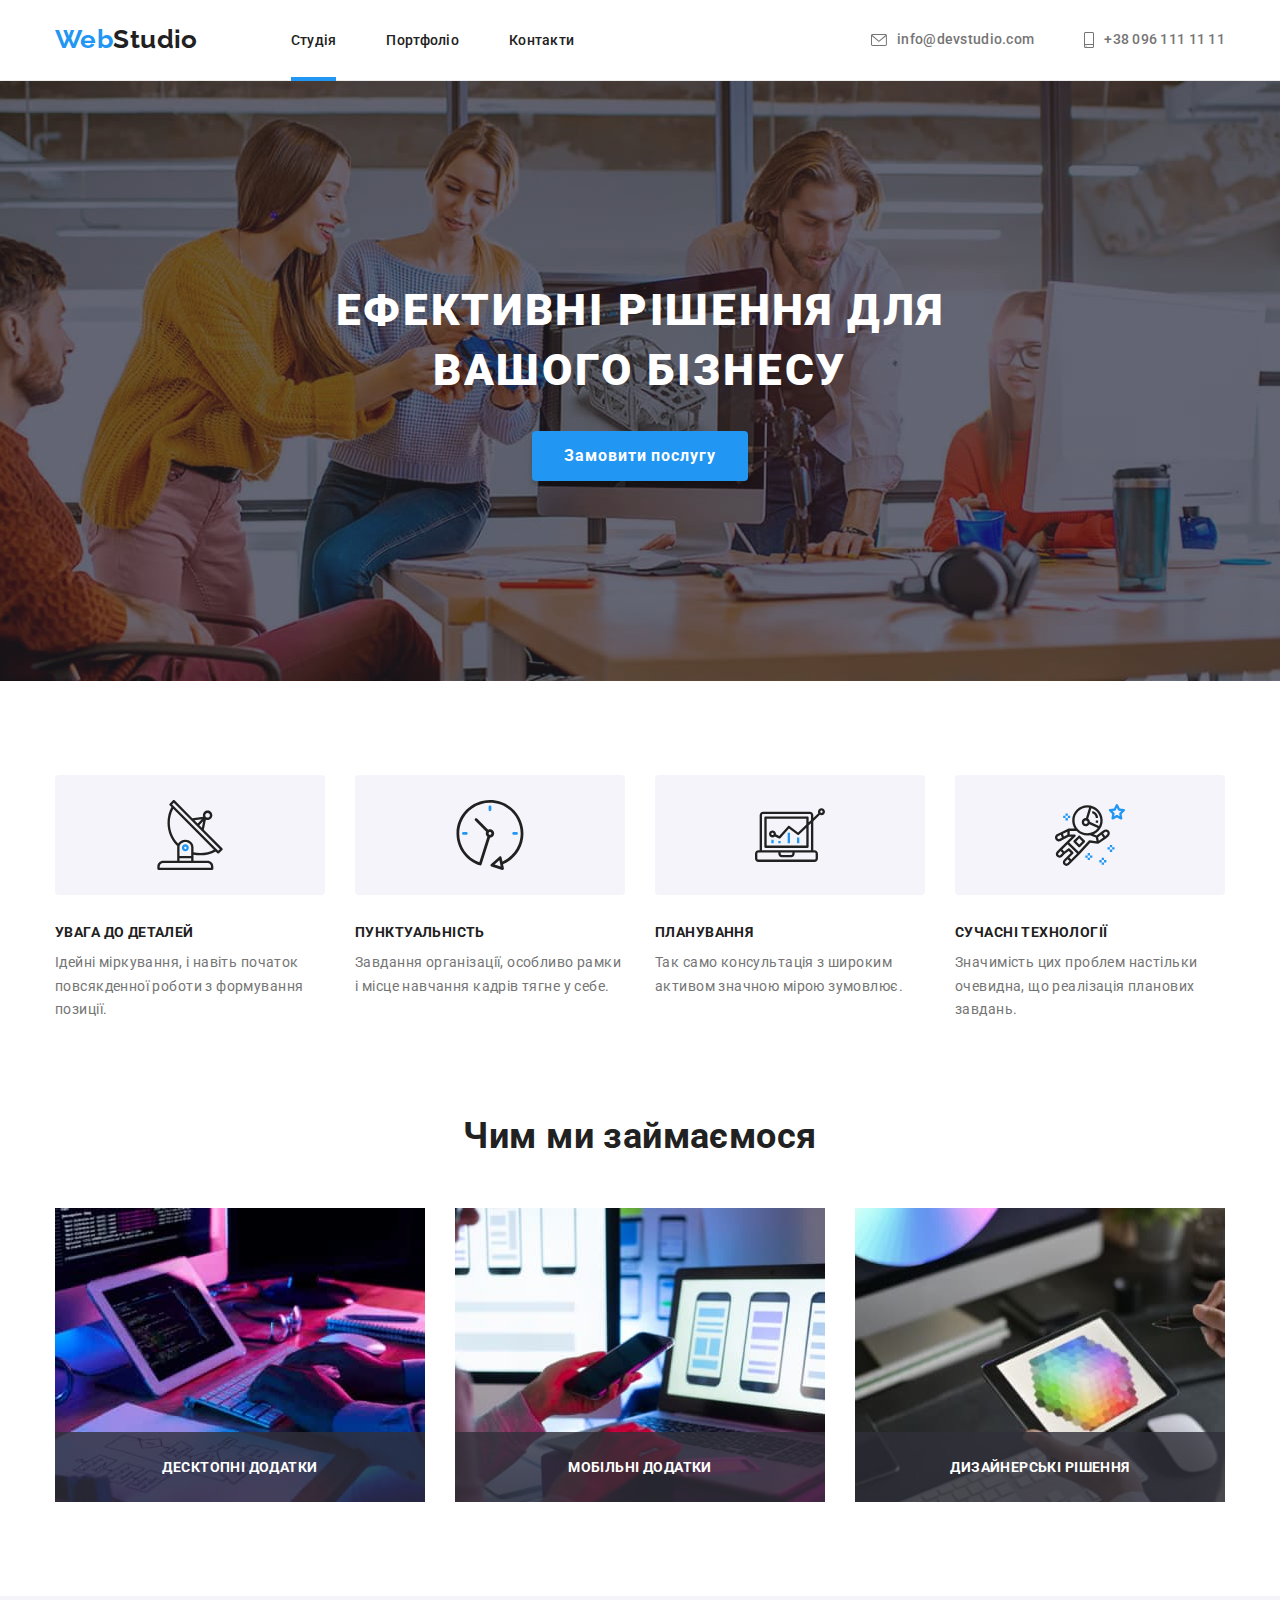
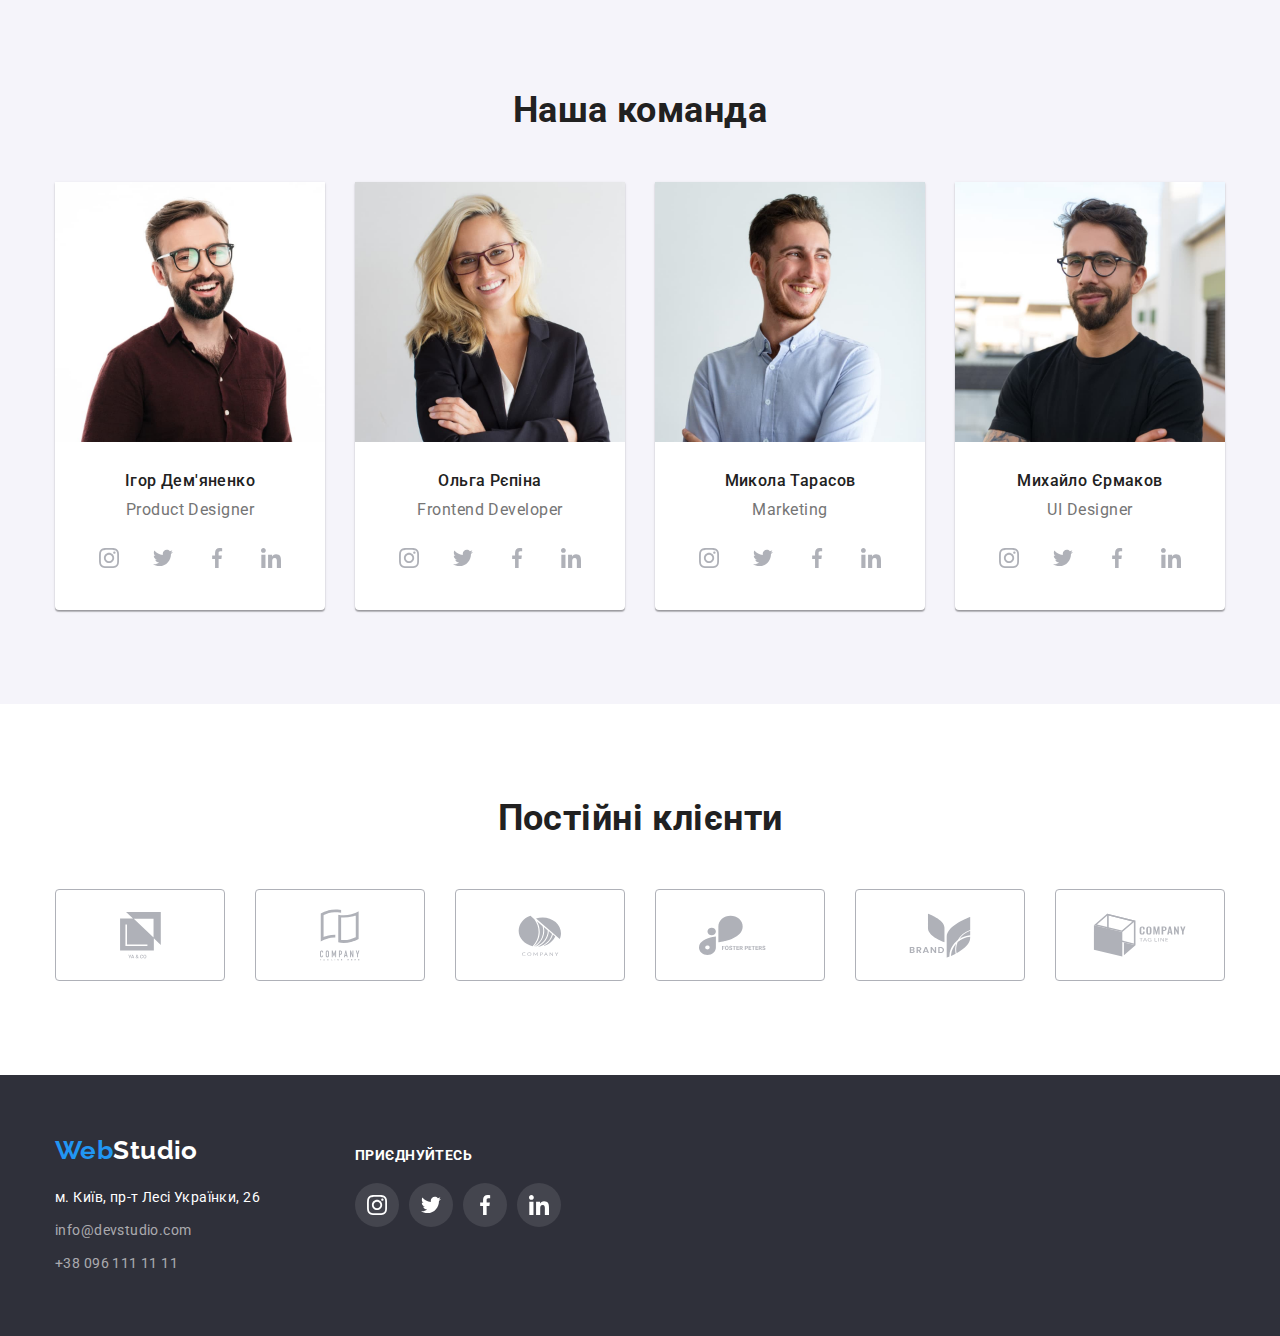
<file: index.html>
<!DOCTYPE html>
<html lang="uk">
  <head>
    <meta charset="UTF-8" />
    <meta http-equiv="X-UA-Compatible" content="IE=edge" />
    <meta name="viewport" content="width=device-width, initial-scale=1.0" />
    <link rel="preconnect" href="https://fonts.googleapis.com" />
    <link rel="preconnect" href="https://fonts.gstatic.com" crossorigin />
    <link
      href="https://fonts.googleapis.com/css2?family=Raleway:wght@700&family=Roboto:wght@400;500;700;900&display=swap"
      rel="stylesheet"
    />
    <link rel="stylesheet" href="./normalize/modern-normalize.css" />
    <link rel="stylesheet" href="./css/styles.css" />
    <title>Студія</title>
  </head>
  <body>
    <header class="d-flex container">
      <nav class="nav">
        <a href="./index.html" class="logo-blue logo logo-header"
          >Web<span class="logo-black logo">Studio</span></a
        >
        <ul class="nav-list">
          <li>
            <a href="./index.html" class="nav-list-link selected">Студія</a>
          </li>
          <li>
            <a href="./portfolio.html" class="nav-list-link">Портфоліо</a>
          </li>
          <li><a href="/" class="nav-list-link">Контакти</a></li>
        </ul>
      </nav>
      <ul class="contact-list d-flex">
        <li class="contact-list-item">
          <a href="mailto:info@devstudio.com" class="header-contacts hd-mail">
            <svg class="mail-icon mail">
              <use href="./images/icons.svg#icon-mail-icon"></use>
            </svg>
            info@devstudio.com</a
          >
        </li>
        <li class="contact-list-item">
          <a href="tel:+380961111111" class="header-contacts hd-mail"
            ><svg class="mail-icon phone">
              <use href="./images/icons.svg#icon-phone-icon"></use>
            </svg>
            +38 096 111 11 11</a
          >
        </li>
      </ul>
    </header>
    <main class="line">
      <section class="hero-bg">
        <div class="hero container">
          <h1 class="hero-title">Ефективні рішення для вашого бізнесу</h1>
          <button type="button" class="hero-button" data-modal-open>
            Замовити послугу
          </button>
          <div class="backdrop is-hidden" data-modal>
            <div class="modal">
              <button type="button" class="modal-button" data-modal-close>
                <svg class="modal-icon">
                  <use href="./images/icons.svg#modal-button"></use>
                </svg>
              </button>
            </div>
          </div>
        </div>
      </section>
      <section class="descr container section">
        <h2></h2>
        <ul class="descr-list d-flex">
          <li class="descr-list-item">
            <div class="descr-item-top d-flex">
              <svg class="descr-svg antena">
                <use href="./images/icons.svg#icon-antena"></use>
              </svg>
            </div>
            <div class="descr-item-bottom">
              <h3>УВАГА ДО ДЕТАЛЕЙ</h3>
              <p>
                Ідейні міркування, і навіть початок повсякденної роботи з
                формування позиції.
              </p>
            </div>
          </li>
          <li class="descr-list-item">
            <div class="descr-item-top d-flex">
              <svg class="descr-svg antena">
                <use href="./images/icons.svg#icon-clock"></use>
              </svg>
            </div>
            <div class="descr-item-bottom">
              <h3>ПУНКТУАЛЬНІСТЬ</h3>
              <p>
                Завдання організації, особливо рамки і місце навчання кадрів
                тягне у себе.
              </p>
            </div>
          </li>
          <li class="descr-list-item">
            <div class="descr-item-top d-flex">
              <svg class="descr-svg antena">
                <use href="./images/icons.svg#icon-diagram"></use>
              </svg>
            </div>
            <div class="descr-item-bottom">
              <h3>ПЛАНУВАННЯ</h3>
              <p>
                Так само консультація з широким активом значною мірою зумовлює.
              </p>
            </div>
          </li>
          <li class="descr-list-item">
            <div class="descr-item-top d-flex">
              <svg class="descr-svg antena">
                <use href="./images/icons.svg#icon-astronaut"></use>
              </svg>
            </div>
            <div class="descr-item-bottom">
              <h3>СУЧАСНІ ТЕХНОЛОГІЇ</h3>
              <p>
                Значимість цих проблем настільки очевидна, що реалізація
                планових завдань.
              </p>
            </div>
          </li>
        </ul>
      </section>
      <section class="doing container">
        <h2 class="section-title">Чим ми займаємося</h2>
        <ul class="d-flex doing-list">
          <li class="doing-item">
            <img
              src="./images//keyboard.jpg"
              alt="keyboard"
              width="370px"
              height="294"
            />
            <span class="doing-text">Десктопні додатки</span>
          </li>
          <li class="doing-item">
            <img
              src="./images/phone.jpg"
              alt="phone"
              width="370px"
              height="294"
            />
            <span class="doing-text">Мобільні додатки</span>
          </li>
          <li class="doing-item">
            <img
              src="./images/grapth.jpg"
              alt="graph"
              width="370px"
              height="294"
            />
            <span class="doing-text">Дизайнерські рішення</span>
          </li>
        </ul>
      </section>
      <section class="team container section">
        <h2 class="section-title team-title">Наша команда</h2>
        <ul class="team-list d-flex">
          <li class="team-item">
            <img
              src="./images/ihor.jpg"
              alt="ihor demyanenko"
              width="270px"
              height="260px"
            />
            <h3>Ігор Дем'яненко</h3>
            <p>Product Designer</p>
            <ul class="team-link-list d-flex">
              <li class="team-link-item">
                <a href="https://www.instagram.com/" class="team-link d-flex">
                  <svg class="team-icon" width="20px" height="20px">
                    <use href="./images/icons.svg#icon-instagram"></use>
                  </svg>
                </a>
              </li>
              <li class="team-link-item">
                <a href="https://twitter.com/" class="team-link d-flex">
                  <svg class="team-icon" width="20px" height="20px">
                    <use href="./images/icons.svg#icon-twitter"></use>
                  </svg>
                </a>
              </li>
              <li class="team-link-item">
                <a href="https://www.facebook.com/" class="team-link d-flex">
                  <svg class="team-icon" width="20px" height="20px">
                    <use href="./images/icons.svg#icon-facebook"></use>
                  </svg>
                </a>
              </li>
              <li class="team-link-item d-flex">
                <a href="https://www.linkedin.com/" class="team-link d-flex">
                  <svg class="team-icon" width="20px" height="20px">
                    <use href="./images/icons.svg#icon-linkedin"></use>
                  </svg>
                </a>
              </li>
            </ul>
          </li>
          <li class="team-item">
            <img
              src="./images/olha.jpg"
              alt="olha repina"
              width="270px"
              height="260px"
            />
            <h3>Ольга Рєпіна</h3>
            <p>Frontend Developer</p>
            <ul class="team-link-list d-flex">
              <li class="team-link-item">
                <a href="https://www.instagram.com/" class="team-link d-flex">
                  <svg class="team-icon" width="20px" height="20px">
                    <use href="./images/icons.svg#icon-instagram"></use>
                  </svg>
                </a>
              </li>
              <li class="team-link-item">
                <a href="https://twitter.com/" class="team-link d-flex">
                  <svg class="team-icon" width="20px" height="20px">
                    <use href="./images/icons.svg#icon-twitter"></use>
                  </svg>
                </a>
              </li>
              <li class="team-link-item">
                <a href="https://www.facebook.com/" class="team-link d-flex">
                  <svg class="team-icon" width="20px" height="20px">
                    <use href="./images/icons.svg#icon-facebook"></use>
                  </svg>
                </a>
              </li>
              <li class="team-link-item d-flex">
                <a href="https://www.linkedin.com/" class="team-link d-flex">
                  <svg class="team-icon" width="20px" height="20px">
                    <use href="./images/icons.svg#icon-linkedin"></use>
                  </svg>
                </a>
              </li>
            </ul>
          </li>
          <li class="team-item">
            <img
              src="./images/mykola.jpg"
              alt="Микола Тарасов"
              width="270px"
              height="260px"
            />
            <h3>Микола Тарасов</h3>
            <p>Marketing</p>
            <ul class="team-link-list d-flex">
              <li class="team-link-item">
                <a href="https://www.instagram.com/" class="team-link d-flex">
                  <svg class="team-icon" width="20px" height="20px">
                    <use href="./images/icons.svg#icon-instagram"></use>
                  </svg>
                </a>
              </li>
              <li class="team-link-item">
                <a href="https://twitter.com/" class="team-link d-flex">
                  <svg class="team-icon" width="20px" height="20px">
                    <use href="./images/icons.svg#icon-twitter"></use>
                  </svg>
                </a>
              </li>
              <li class="team-link-item">
                <a href="https://www.facebook.com/" class="team-link d-flex">
                  <svg class="team-icon" width="20px" height="20px">
                    <use href="./images/icons.svg#icon-facebook"></use>
                  </svg>
                </a>
              </li>
              <li class="team-link-item d-flex">
                <a href="https://www.linkedin.com/" class="team-link d-flex">
                  <svg class="team-icon" width="20px" height="20px">
                    <use href="./images/icons.svg#icon-linkedin"></use>
                  </svg>
                </a>
              </li>
            </ul>
          </li>
          <li class="team-item">
            <img
              src="./images/misha.jpg"
              alt="Михайло Єрмаков"
              width="270px"
              height="260px"
            />
            <h3>Михайло Єрмаков</h3>
            <p>UI Designer</p>
            <ul class="team-link-list d-flex">
              <li class="team-link-item">
                <a href="https://www.instagram.com/" class="team-link d-flex">
                  <svg class="team-icon" width="20px" height="20px">
                    <use href="./images/icons.svg#icon-instagram"></use>
                  </svg>
                </a>
              </li>
              <li class="team-link-item">
                <a href="https://twitter.com/" class="team-link d-flex">
                  <svg class="team-icon" width="20px" height="20px">
                    <use href="./images/icons.svg#icon-twitter"></use>
                  </svg>
                </a>
              </li>
              <li class="team-link-item">
                <a href="https://www.facebook.com/" class="team-link d-flex">
                  <svg class="team-icon" width="20px" height="20px">
                    <use href="./images/icons.svg#icon-facebook"></use>
                  </svg>
                </a>
              </li>
              <li class="team-link-item d-flex">
                <a href="https://www.linkedin.com/" class="team-link d-flex">
                  <svg class="team-icon" width="20px" height="20px">
                    <use href="./images/icons.svg#icon-linkedin"></use>
                  </svg>
                </a>
              </li>
            </ul>
          </li>
        </ul>
      </section>
      <section class="clients container section">
        <h2 class="section-title">Постійні клієнти</h2>
        <ul class="clients-list d-flex">
          <li class="clients-item">
            <a href="" class="clients-link d-flex">
              <svg class="clients-icon" width="41" height="46.7">
                <use href="./images/icons.svg#icon-client1"></use>
              </svg>
            </a>
          </li>
          <li class="clients-item">
            <a href="" class="clients-link d-flex">
              <svg class="clients-icon" width="40" height="52">
                <use href="./images/icons.svg#icon-client2"></use>
              </svg>
            </a>
          </li>
          <li class="clients-item">
            <a href="" class="clients-link d-flex">
              <svg class="clients-icon" width="43.46px" height="41.18px">
                <use href="./images/icons.svg#icon-client3"></use>
              </svg>
            </a>
          </li>
          <li class="clients-item">
            <a href="" class="clients-link d-flex">
              <svg class="clients-icon" width="84.44px" height="40.62px">
                <use href="./images/icons.svg#icon-client4"></use>
              </svg>
            </a>
          </li>
          <li class="clients-item">
            <a href="" class="clients-link d-flex">
              <svg class="clients-icon" width="62.54px" height="45.43px">
                <use href="./images/icons.svg#icon-client5"></use>
              </svg>
            </a>
          </li>
          <li class="clients-item">
            <a href="" class="clients-link d-flex">
              <svg class="clients-icon" width="93.79px" height="43.93px">
                <use href="./images/icons.svg#icon-client6"></use>
              </svg>
            </a>
          </li>
        </ul>
      </section>
    </main>
    <footer class="footer-bg d-flex">
      <div class="container d-flex">
        <div class="footer-left">
          <a href="./index.html" class="logo-blue logo footer-logo"
            >Web<span class="logo-white logo">Studio</span></a
          >
          <address>
            <ul>
              <li class="footer-adr-item">
                <a href="/" class="footer-address logo-white"
                  >м. Київ, пр-т Лесі Українки, 26</a
                >
              </li>
              <li class="footer-adr-item">
                <a href="mailto:info@devstudio.com" class="footer-address"
                  >info@devstudio.com</a
                >
              </li>
              <li class="footer-adr-item">
                <a href="tel:+380961111111" class="footer-address"
                  >+38 096 111 11 11</a
                >
              </li>
            </ul>
          </address>
        </div>
        <div class="footer-right">
          <h3 class="footer-link-title">приєднуйтесь</h3>
          <ul class="footer-link-list d-flex">
            <li class="footer-link-item">
              <a href="https://www.instagram.com/" class="footer-link">
                <svg class="footer-icon" height="20" width="20">
                  <use href="./images/icons.svg#icon-instagram"></use>
                </svg>
              </a>
            </li>
            <li class="footer-link-item">
              <a href="https://twitter.com/?lang=en" class="footer-link">
                <svg class="footer-icon" height="20" width="20">
                  <use href="./images/icons.svg#icon-twitter"></use>
                </svg>
              </a>
            </li>
            <li class="footer-link-item">
              <a href="https://www.facebook.com/" class="footer-link">
                <svg class="footer-icon" height="20" width="20">
                  <use href="./images/icons.svg#icon-facebook"></use>
                </svg>
              </a>
            </li>
            <li class="footer-link-item">
              <a href="https://www.linkedin.com/" class="footer-link">
                <svg class="footer-icon" height="20" width="20">
                  <use href="./images/icons.svg#icon-linkedin"></use>
                </svg>
              </a>
            </li>
          </ul>
        </div>
      </div>
    </footer>
    <script src="./js/modal.js"></script>
  </body>
</html>
</file>
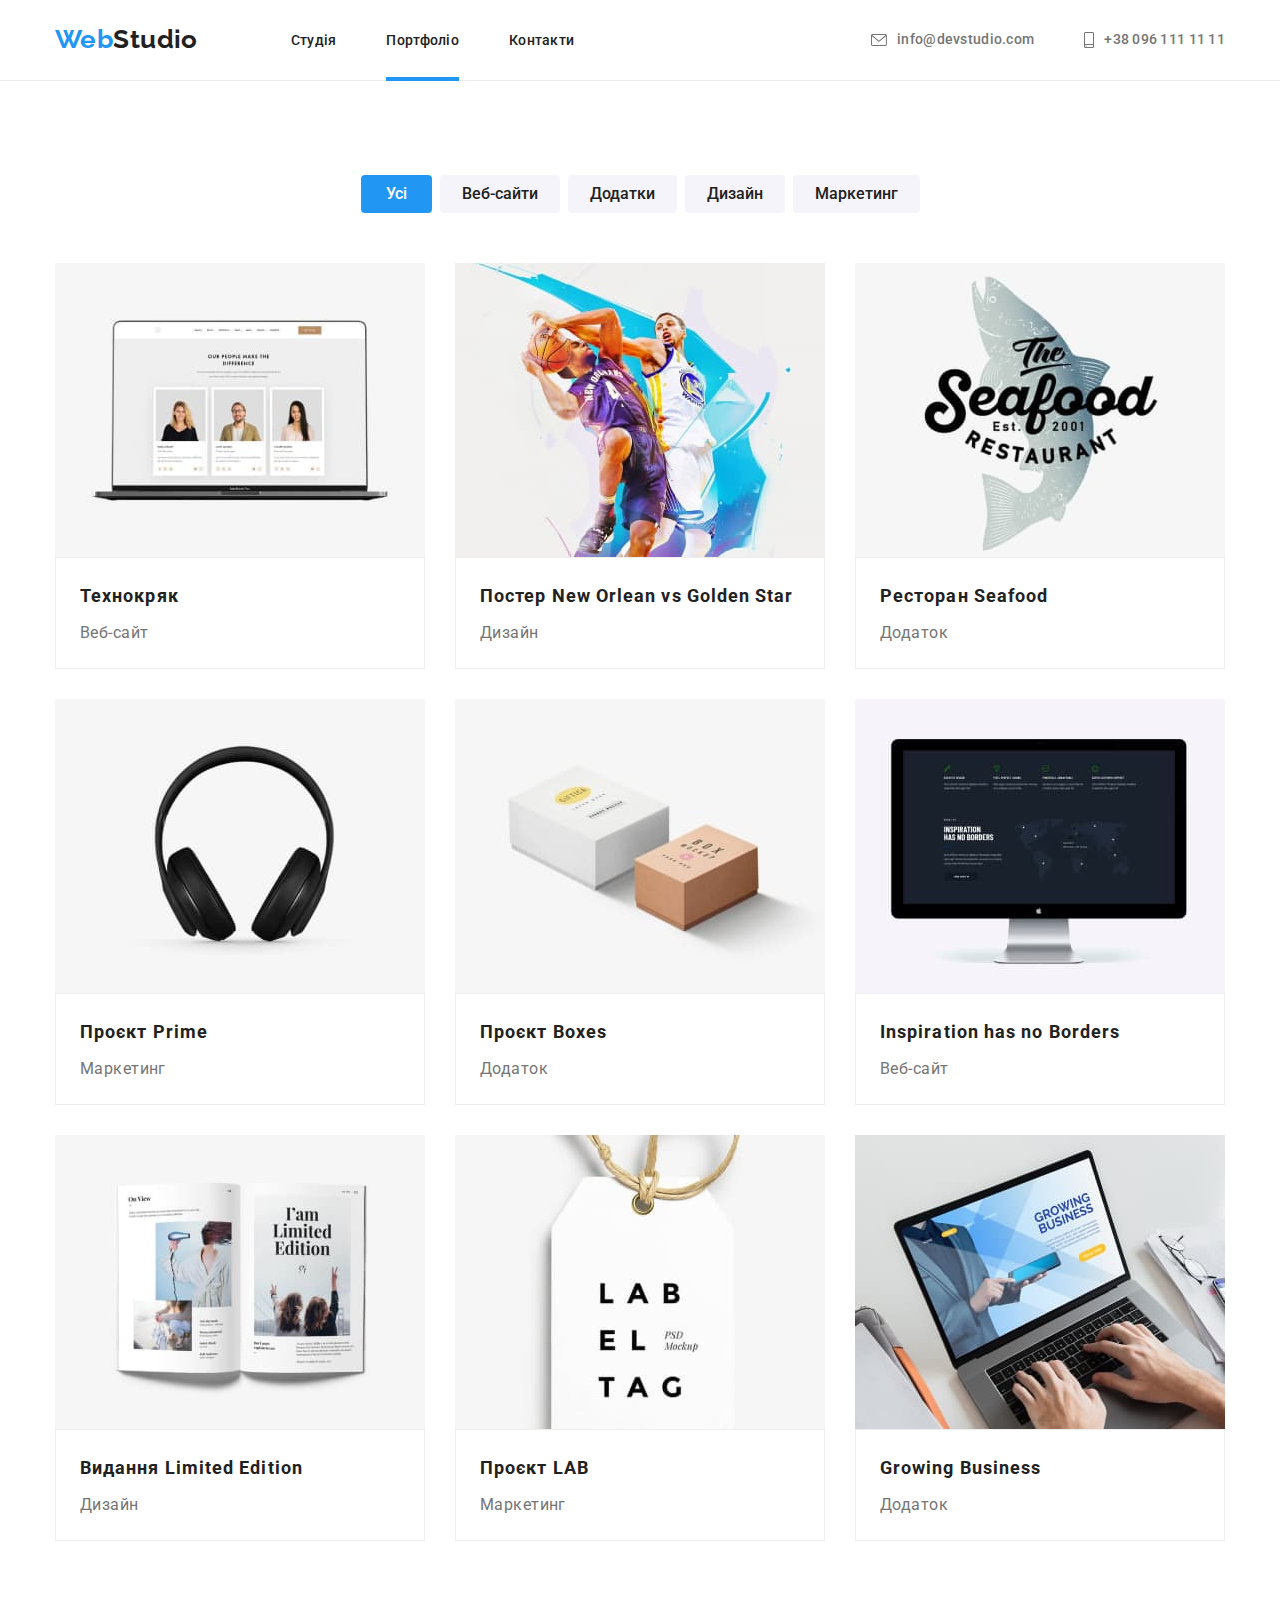
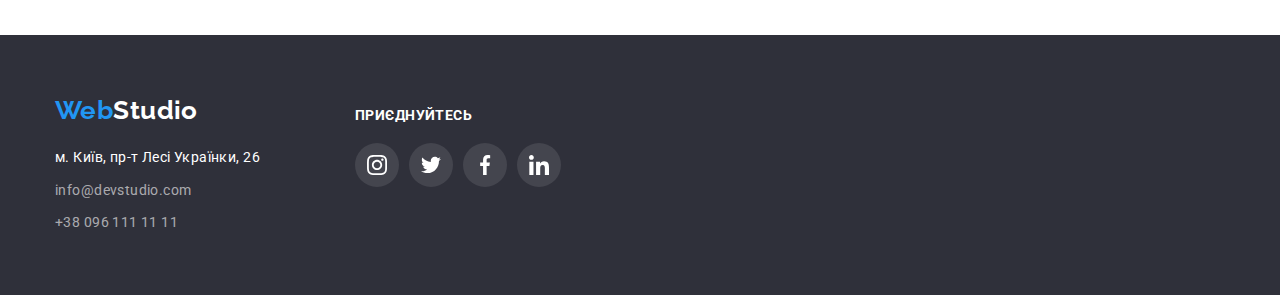
<file: portfolio.html>
<!DOCTYPE html>
<html lang="uk">
  <head>
    <meta charset="UTF-8" />
    <meta http-equiv="X-UA-Compatible" content="IE=edge" />
    <meta name="viewport" content="width=device-width, initial-scale=1.0" />
    <link rel="preconnect" href="https://fonts.googleapis.com" />
    <link rel="preconnect" href="https://fonts.gstatic.com" crossorigin />
    <link
      href="https://fonts.googleapis.com/css2?family=Raleway:wght@700&family=Roboto:wght@400;500;700;900&display=swap"
      rel="stylesheet"
    />
    <link rel="stylesheet" href="./normalize/modern-normalize.css" />
    <link rel="stylesheet" href="./css//styles.css" />
    <title>Портфоліо</title>
  </head>
  <body>
    <header class="d-flex container">
      <nav class="nav">
        <a href="./index.html" class="logo-blue logo logo-header"
          >Web<span class="logo-black logo">Studio</span></a
        >
        <ul class="nav-list">
          <li>
            <a href="./index.html" class="nav-list-link">Студія</a>
          </li>
          <li>
            <a href="./portfolio.html" class="nav-list-link selected"
              >Портфоліо</a
            >
          </li>
          <li><a href="/" class="nav-list-link">Контакти</a></li>
        </ul>
      </nav>
      <ul class="contact-list d-flex">
        <li class="contact-list-item">
          <a href="mailto:info@devstudio.com" class="header-contacts hd-mail">
            <svg class="mail-icon mail">
              <use href="./images/icons.svg#icon-mail-icon"></use>
            </svg>
            info@devstudio.com</a
          >
        </li>
        <li class="contact-list-item">
          <a href="tel:+380961111111" class="header-contacts hd-mail"
            ><svg class="mail-icon phone">
              <use href="./images/icons.svg#icon-phone-icon"></use>
            </svg>
            +38 096 111 11 11</a
          >
        </li>
      </ul>
    </header>
    <main class="line section">
      <nav class="portfolio-menu container d-flex">
        <ul class="prtf-menu-list d-flex">
          <li class="prtf-menu-list-item">
            <button
              type="button"
              class="prtf-button all-btn-padding prtf-selected"
            >
              Усі
            </button>
          </li>
          <li class="prtf-menu-list-item">
            <button type="button" class="prtf-button rest-btn-padding">
              Веб-сайти
            </button>
          </li>
          <li class="prtf-menu-list-item">
            <button type="button" class="prtf-button rest-btn-padding">
              Додатки
            </button>
          </li>
          <li class="prtf-menu-list-item">
            <button type="button" class="prtf-button rest-btn-padding">
              Дизайн
            </button>
          </li>
          <li class="prtf-menu-list-item">
            <button type="button" class="prtf-button rest-btn-padding">
              Маркетинг
            </button>
          </li>
        </ul>
      </nav>
      <section class="portfolio-items container">
        <h2 hidden></h2>
        <ul class="prtf-item-list d-flex">
          <li class="prtf-list-item">
            <div class="prtf-item-up">
              <img
                src="./images/portfolio1.jpg"
                alt="Технокряк Веб-сайт"
                width="370"
              />
              <div class="prtf-overlay">
                Ресурс пропонує комплексні пропозиції з різним рівнем
                функціоналу та сервісів. Все це дозволить відвідувачу отримати
                вичерпні відомості про компанію чи приватну особу.
              </div>
            </div>
            <div class="prtf-item-border prf-item-bottom">
              <h3 class="prtf-item-title">Технокряк</h3>
              <p class="prtf-item-text">Веб-сайт</p>
            </div>
          </li>
          <li class="prtf-list-item">
            <div class="prtf-item-up">
              <img
                src="./images/portfolio2.jpg"
                alt="ТПостер New Orlean vs Golden Star"
                width="370"
              />
              <div class="prtf-overlay">
                Ресурс пропонує комплексні пропозиції з різним рівнем
                функціоналу та сервісів. Все це дозволить відвідувачу отримати
                вичерпні відомості про компанію чи приватну особу.
              </div>
            </div>
            <div class="prtf-item-border prf-item-bottom">
              <h3 class="prtf-item-title">Постер New Orlean vs Golden Star</h3>
              <p class="prtf-item-text">Дизайн</p>
            </div>
          </li>
          <li class="prtf-list-item">
            <div class="prtf-item-up">
              <img
                src="./images/portfolio3.jpg"
                alt="Ресторан Seafood"
                width="370"
              />
              <div class="prtf-overlay">
                Ресурс пропонує комплексні пропозиції з різним рівнем
                функціоналу та сервісів. Все це дозволить відвідувачу отримати
                вичерпні відомості про компанію чи приватну особу.
              </div>
            </div>
            <div class="prtf-item-border prf-item-bottom">
              <h3 class="prtf-item-title">Ресторан Seafood</h3>
              <p class="prtf-item-text">Додаток</p>
            </div>
          </li>
          <li class="prtf-list-item">
            <div class="prtf-item-up">
              <img
                src="./images/portfolio4.jpg"
                alt="Проєкт Prime"
                width="370"
              />
              <div class="prtf-overlay">
                Ресурс пропонує комплексні пропозиції з різним рівнем
                функціоналу та сервісів. Все це дозволить відвідувачу отримати
                вичерпні відомості про компанію чи приватну особу.
              </div>
            </div>
            <div class="prtf-item-border prf-item-bottom">
              <h3 class="prtf-item-title">Проєкт Prime</h3>
              <p class="prtf-item-text">Маркетинг</p>
            </div>
          </li>
          <li class="prtf-list-item">
            <div class="prtf-item-up">
              <img
                src="./images/portfolio5.jpg"
                alt="Проєкт Boxes"
                width="370"
              />
              <div class="prtf-overlay">
                Ресурс пропонує комплексні пропозиції з різним рівнем
                функціоналу та сервісів. Все це дозволить відвідувачу отримати
                вичерпні відомості про компанію чи приватну особу.
              </div>
            </div>
            <div class="prtf-item-border prf-item-bottom">
              <h3 class="prtf-item-title">Проєкт Boxes</h3>
              <p class="prtf-item-text">Додаток</p>
            </div>
          </li>
          <li class="prtf-list-item">
            <div class="prtf-item-up">
              <img
                src="./images/portfolio6.jpg"
                alt="Inspiration has no Borders"
                width="370"
              />
              <div class="prtf-overlay">
                Ресурс пропонує комплексні пропозиції з різним рівнем
                функціоналу та сервісів. Все це дозволить відвідувачу отримати
                вичерпні відомості про компанію чи приватну особу.
              </div>
            </div>
            <div class="prtf-item-border prf-item-bottom">
              <h3 class="prtf-item-title">Inspiration has no Borders</h3>
              <p class="prtf-item-text">Веб-сайт</p>
            </div>
          </li>
          <li class="prtf-list-item">
            <div class="prtf-item-up">
              <img
                src="./images/portfolio7.jpg"
                alt="Видання Limited Edition"
                width="370"
              />
              <div class="prtf-overlay">
                Ресурс пропонує комплексні пропозиції з різним рівнем
                функціоналу та сервісів. Все це дозволить відвідувачу отримати
                вичерпні відомості про компанію чи приватну особу.
              </div>
            </div>
            <div class="prtf-item-border prf-item-bottom">
              <h3 class="prtf-item-title">Видання Limited Edition</h3>
              <p class="prtf-item-text">Дизайн</p>
            </div>
          </li>
          <li class="prtf-list-item">
            <div class="prtf-item-up">
              <img src="./images/portfolio8.jpg" alt="Проєкт LAB" width="370" />
              <div class="prtf-overlay">
                Ресурс пропонує комплексні пропозиції з різним рівнем
                функціоналу та сервісів. Все це дозволить відвідувачу отримати
                вичерпні відомості про компанію чи приватну особу.
              </div>
            </div>
            <div class="prtf-item-border prf-item-bottom">
              <h3 class="prtf-item-title">Проєкт LAB</h3>
              <p class="prtf-item-text">Маркетинг</p>
            </div>
          </li>
          <li class="prtf-list-item">
            <div class="prtf-item-up">
              <img
                src="./images/portfolio9.jpg"
                alt="Growing Business"
                width="370"
              />
              <div class="prtf-overlay">
                Ресурс пропонує комплексні пропозиції з різним рівнем
                функціоналу та сервісів. Все це дозволить відвідувачу отримати
                вичерпні відомості про компанію чи приватну особу.
              </div>
            </div>
            <div class="prtf-item-border prf-item-bottom">
              <h3 class="prtf-item-title">Growing Business</h3>
              <p class="prtf-item-text">Додаток</p>
            </div>
          </li>
        </ul>
      </section>
    </main>
    <footer class="footer-bg d-flex">
      <div class="container d-flex">
        <div class="footer-left">
          <a href="./index.html" class="logo-blue logo footer-logo"
            >Web<span class="logo-white logo">Studio</span></a
          >
          <address>
            <ul>
              <li class="footer-adr-item">
                <a href="/" class="footer-address logo-white"
                  >м. Київ, пр-т Лесі Українки, 26</a
                >
              </li>
              <li class="footer-adr-item">
                <a href="mailto:info@devstudio.com" class="footer-address"
                  >info@devstudio.com</a
                >
              </li>
              <li class="footer-adr-item">
                <a href="tel:+380961111111" class="footer-address"
                  >+38 096 111 11 11</a
                >
              </li>
            </ul>
          </address>
        </div>
        <div class="footer-right">
          <h3 class="footer-link-title">приєднуйтесь</h3>
          <ul class="footer-link-list d-flex">
            <li class="footer-link-item">
              <a href="https://www.instagram.com/" class="footer-link">
                <svg class="footer-icon" height="20" width="20">
                  <use href="./images/icons.svg#icon-instagram"></use>
                </svg>
              </a>
            </li>
            <li class="footer-link-item">
              <a href="https://twitter.com/?lang=en" class="footer-link">
                <svg class="footer-icon" height="20" width="20">
                  <use href="./images/icons.svg#icon-twitter"></use>
                </svg>
              </a>
            </li>
            <li class="footer-link-item">
              <a href="https://www.facebook.com/" class="footer-link">
                <svg class="footer-icon" height="20" width="20">
                  <use href="./images/icons.svg#icon-facebook"></use>
                </svg>
              </a>
            </li>
            <li class="footer-link-item">
              <a href="https://www.linkedin.com/" class="footer-link">
                <svg class="footer-icon" height="20" width="20">
                  <use href="./images/icons.svg#icon-linkedin"></use>
                </svg>
              </a>
            </li>
          </ul>
        </div>
      </div>
    </footer>
  </body>
</html>
</file>
<file: css/styles.css>
/* general */
:root {
--blue: #2196F3;
--main-black: #212121;
--main-grey: #757575;
--main-white: #FFFFFF;

--grey-bg: #2F303A;

--raleway: 'Raleway', sans-serif;
--roboto: 'Roboto', sans-serif;

--timing-function: cubic-bezier(0.4, 0, 0.2, 1);
}

.section-title {
    font-weight: 700;
    font-size: 36px;
    line-height: 1.16;
    text-align: center;
    letter-spacing: inherit;
    color: var(--main-black);
    margin-bottom: 50px;
}

.container {
    width: 1200px;
    margin: 0 auto;
    padding: 0 15px;
}

.section {
    padding-top: 94px;
    padding-bottom: 94px;
}

.d-flex{
    display: flex;
}

/* Header */

.nav {
    display: flex;
}

.logo {
    font-family: var(--raleway);
    font-weight: 700;
    font-size: 26px;    
    line-height: 1.19;
    letter-spacing: inherit;

}

.nav-list-link::after {
    position: absolute;
    content: '';
    bottom: -33px;
    left: 0;
    width: 100%;
    height: 4px;
    display: block;
    background-color: var(--blue);
    opacity: 0;
    transition: opacity 250ms var(--timing-function);
}

.nav-list-link:hover::after {
    opacity: 1;
}

.logo-header {
    padding-top: 24px;
    padding-bottom: 25px;
}

.logo-blue {
    color: var(--blue);
    margin-right: 93px;
}

.logo-black {
    color: var(--main-black);
}

.nav-list {
    display: flex;
    align-items: center;
    padding: 32px 0;
}

.nav-list > li:not(:last-child) {
    margin-right: 50px;
}

.nav-list-link {
    color: var(--main-black);
    position: relative;
}
.selected::before {
    position: absolute;
    content: '';
    width: 100%;
    height: 4px;
    display: block;
    bottom: -33px;

    background-color: var(--blue);
}

.nav-list-link:hover,
.nav-list-link:focus {
    color: var(--blue);
    cursor: pointer;
}

.header-contacts {
    font-weight: 500;
    line-height: inherit;
    letter-spacing: 0.02em;
}

.hd-mail {
    fill: var(--main-grey);
    transition: fill 250ms var(--timing-function);
    

}

.hd-mail:hover,
.hd-mail:focus {
    fill: var(--blue);
}

.mail-icon {
    display: inline-block;
    margin-right: 10px;
}

.mail {
    width: 16px;
    height: 12px;
}

.phone {
    width: 10px;
    height: 16px;
}

.contact-list {
    align-items: center;
    margin-left: auto;
        padding: 32px 0;
}

.header-contacts {
    display: flex;
    justify-content: center;
    align-items: center;
}

.contact-list-item:not(:last-child) {
    margin-right: 50px;
}


.contact-list-item > a {
    font-style: normal;
    color: var(--main-grey);
    transition: color 250ms var(--timing-function);
}

.contact-list-item>a:hover,
.contact-list-item>a:focus {
    color: var(--blue);
    cursor: pointer;
}

.nav > ul > li {
    font-weight: 500;
    line-height: 16px;
    letter-spacing: 0.02em;
    font-size: inherit;
}

/* MAIN */

/* Hero section */

.hero {

width: 100%;
    display: flex;
    justify-content: center;
    flex-direction: column; 
    align-items: center;
    padding: 200px 0;

}

.hero-bg {
    background-image:
    linear-gradient(rgba(47, 48, 58, 0.4), rgba(47, 48, 58, 0.4)),
    url(../images/hero-bg.jpg);
    /* max-width: 1600px; */
    margin: 0 auto;
    background-size: cover;
    background-position: center;
}

.hero-title {
    font-weight: 900;
    width: 696px;
    font-size: 44px;
    line-height: 1.36;
    text-align: center;
    text-transform: uppercase;
    letter-spacing: 0.06em;
    color: var(--main-white);
    margin-bottom: 30px;

}

.hero-button {
background-color: var(--blue);
box-shadow: 0px 4px 4px rgba(0, 0, 0, 0.15);
border: 0;
width: 216px;
height: 50px;
border-radius: 4px;
color: var(--main-white);
font-weight: 700;
font-size: 16px;
line-height: 1.87;
letter-spacing: 0.06em;
}

/* descr section */

.descr-item-top {
    width: 270px;
    height: 120px;
    background: #F5F4FA;
    border-radius: 4px;
    justify-content: center;
    align-items: center;
    margin-bottom: 30px;
}

.descr-svg {
    fill: var(--main-black);
}

.antena {
    width: 70px;
    height: 70px;
}

.descr-item-bottom > h3 {
    font-weight: 700;
    font-size: 14px;
    text-transform: uppercase;
    color: var(--main-black);
    margin-bottom: 10px;
}

.descr-item-bottom > p {
    width: 270px;
    line-height: 1.71; 
    color: var(--main-grey);
}

.descr-list-item:not(:last-child) {
    margin-right: 30px;
}

/* doing section */

.doing-item {
    position: relative;
}

.doing-text {
    position: absolute;
    bottom: 0;
    content: '';
    height: 70px;
    width: 100%;
    background: rgba(47, 48, 58, 0.8);
    font-weight: 700;
    display: flex;
    justify-content: center;
    align-items: center;
    line-height: 16px;
    color: var(--main-white);
    font-size: 14px;
    text-transform: uppercase;
    
    }

.doing-list > li:not(:last-child) {
    margin-right: 30px;
}

.doing-list {
    padding-bottom: 94px;
}

.doing-list>li {
    height: 294px;
}

/* team section */

.team {
    background: #F5F4FA;
    width: 100%;
}

.team-list {
    justify-content: center;
}

.team-item {
    background-color: var(--main-white) ;
    width: 270px;
    box-shadow: 0px 1px 3px rgba(0, 0, 0, 0.12), 0px 1px 1px rgba(0, 0, 0, 0.14), 0px 2px 1px rgba(0, 0, 0, 0.2);
        border-radius: 0px 0px 4px 4px;
}

.team-item:not(:last-child){
    margin-right: 30px;
}

.team-item > h3 {
    font-weight: 500;
    font-size: 16px;
    line-height: 1.18;
    text-align: center;
    color: var(--main-black);
    margin: 30px 0 10px;
}

.team-item > p {
    font-size: 16px;
    line-height: 1.18;
    text-align: center;
    letter-spacing: 0.03em;
    color: var(--main-grey);
    margin-bottom: 16px;
}

.team-link-list {
    justify-content: center;
    align-items: center;
    padding-bottom: 30px;
}

.team-link-item:not(:last-child) {
    margin-right: 10px;
}

.team-link {
    color: #AFB1B8;
    border-radius: 50%;
    width: 44px;
    height: 44px;
    justify-content: center;
    align-items: center;
    background-color: var(--main-white) ;
    transition: color 250ms cubic-bezier(0.4, 0, 0.2, 1);
    transition: background-color 250ms cubic-bezier(0.4, 0, 0.2, 1);
}

.team-icon {
    fill: currentColor;
}

.team-link:focus,
.team-link:hover {
color: var(--main-white);
background-color: var(--blue);
}

/* clients */

.clients-item:not(:last-child) {
    margin-right: 30px;
}

.clients-link {
    width: 170px;
    height: 92px;
    border: 1px solid #AFB1B8;
    border-radius: 4px;
    justify-content: center;
    align-items: center;
    color: #AFB1B8;
    transition: color 250ms var(--timing-function);
}

.clients-icon {
    fill: currentColor;
}

.clients-link:hover,
.clients-link:focus{
    color: var(--blue);
    border: 1px solid #2196F3;
}

/* Footer */


.footer-logo {
    margin: 0 0 20px;
}

.footer-bg {
    background: var(--grey-bg);
    padding: 60px 0;
}

.footer {
    flex-direction: row;
    flex-wrap: wrap;
    
}

.footer-address {
    line-height: 1.71;
    color: rgba(255, 255, 255, 0.6);
    font-style: normal;
    transition: color 250ms var(--timing-function);
    
}

.footer-adr-item:not(:last-child) {
    margin-bottom: 9px;
}


.footer-address:hover {
    color: var(--blue);
}

.logo-white {
    color: var(--main-white);
}

.footer-link-title {
    color: var(--main-white);
    font-weight: 700;
    font-weight: 700;
    font-size: 14px;
    line-height: 16px;
    letter-spacing: 0.03em;
    text-transform: uppercase;
    
}

.footer-list-item:not(:last-child) {
    margin-bottom: 9px;
}

.footer-list-item > a {
    line-height: 1.71;
    letter-spacing: 0.03em;
    font-style: normal;
}

.color-white {
    color: var(--main-white);
}

.color-grey {
    color: var(--main-grey);
    transition: color 250ms var(--timing-function);
}

.color-grey:focus,
.color-grey:hover {
    color: var(--blue);
    cursor: pointer;
}

.footer-left {
    margin-right: 95px;
}

.footer-right {
    padding-top: 12px;
}

.footer-link-list {
    margin-top: 20px;
}

.footer-link {
    width: 44px;
    height: 44px;
    border-radius: 50%;
    background: rgba(255, 255, 255, 0.1);
    display: flex;
    justify-content: center;
    align-items: center;
    fill: var(--main-white);
    transition: background-color 250ms var(--timing-function);
}

.footer-link-item:not(:last-child) {
    margin-right: 10px;
}

.footer-icon {
    color: currentColor;
}

.footer-link:hover,
.footer-link:focus {
    background-color: var(--blue);
}

/* portfolio */

.line {
   border-top: 1px solid #ECECEC;
}

.portfolio-menu {
    justify-content: center;
    margin-bottom: 50px;
}

.prtf-menu-list-item:not(:last-child) {
    margin-right: 8px;
}

.prtf-button{
    background: #F5F4FA;
    border-radius: 4px;
    border: 0;

    font-weight: 500;
    font-size: 16px;
    line-height: 1.62;
    text-align: center;
    color: var(--main-black);
    font-family: inherit;
transition: color 250ms cubic-bezier(0.4, 0, 0.2, 1),
        background-color 250ms cubic-bezier(0.4, 0, 0.2, 1),
        box-shadow 250ms cubic-bezier(0.4, 0, 0.2, 1);
}

.all-btn-padding {
    padding: 6px 25px;
}

.rest-btn-padding {
    padding: 6px 22px;
}

.prtf-button:hover,
.prtf-button:focus {
    color: var(--main-white);
    background-color: var(--blue);
    box-shadow: 0px 3px 1px rgba(0, 0, 0, 0.1), 0px 1px 2px rgba(0, 0, 0, 0.08), 0px 2px 2px rgba(0, 0, 0, 0.12);
    cursor: pointer;
}

.prtf-item-list {
    flex-direction: row;
    flex-wrap: wrap;
    margin: -15px;
}

.prtf-item-up {
    position: relative;
    overflow: hidden;

}

.prtf-overlay {
    position: absolute;
    top: 0;
    left: 0;
    font-size: 18px;
    line-height: 1.55;
    background-color:  var(--blue);
    color: #FFFFFF;
    padding: 63px 24px;
    
    transform: translateY(100%);
    opacity: 0;
    transition: transform 250ms var(--timing-function),
    opacity 250ms var(--timing-function);

}

.prtf-list-item:hover .prtf-overlay {
    transform: translateX(0);
    opacity: 1;
}





.prtf-list-item {

    width: 370px;  
    margin: 15px;
    transition: box-shadow 250ms var(--timing-function);
}

.prtf-list-item:focus,
.prtf-list-item:hover {
    box-shadow: 0px 1px 1px rgba(0, 0, 0, 0.12), 0px 4px 4px rgba(0, 0, 0, 0.06), 1px 4px 6px rgba(0, 0, 0, 0.16);}

.prtf-item-border {
border: 1px solid #EEEEEE;
}

.prtf-item-title {
    font-weight: 700;
    font-size: 18px;
    line-height: 2;
    letter-spacing: 0.06em;
    color: var(--main-black);
    margin-bottom: 4px;
}

.prtf-item-text {
    font-size: 16px;
    line-height: 1.87;

    color: var(--main-grey);

}

.prf-item-bottom {
    padding: 20px 24px;
}

.backdrop {
    position: fixed;
    top: 0;
    left: 0;
    width: 100%;
    height: 100%;
    opacity: 1;
    background: rgba(0, 0, 0, 0.2);

    transition: opacity 250ms var(--timing-function);
}

.backdrop.is-hidden {
    opacity: 0;
    pointer-events: none;
    transition: opacity 250ms var(--timing-function);
}


    
.modal {
    min-height: 581px;
    min-width: 528px;
    background-color: var(--main-white);
    position: absolute;
    top: 50%;
    left: 50%;
    border-radius: 4px;
    box-shadow: 0px 1px 3px rgba(0, 0, 0, 0.12), 0px 1px 1px rgba(0, 0, 0, 0.14), 0px 2px 1px rgba(0, 0, 0, 0.2);

    transform: translate(-50%, -50%) scale(1);
    transition: transform 250ms var(--timing-function);
}

.is-hidden {
    visibility: hidden;
    opacity: 0;
}

.modal-button {
    position: absolute;
    right: 8px;
    top: 8px;
    width: 30px;
    height: 30px;
    border: 1px solid rgba(0, 0, 0, 0.1);
    border-radius: 50%;
    background: var(--main-white);
    display: flex;
    justify-content: center;
    align-items: center;
}

.modal-icon {
    height: 11px;
    width: 11px;
    fill: inherit;
}

.modal-button:focus,
.modal-button:hover {
    fill: var(--blue);
    cursor: pointer;
}

.prtf-selected {
    color: var(--main-white);
    background-color: var(--blue) ;
}
</file>
